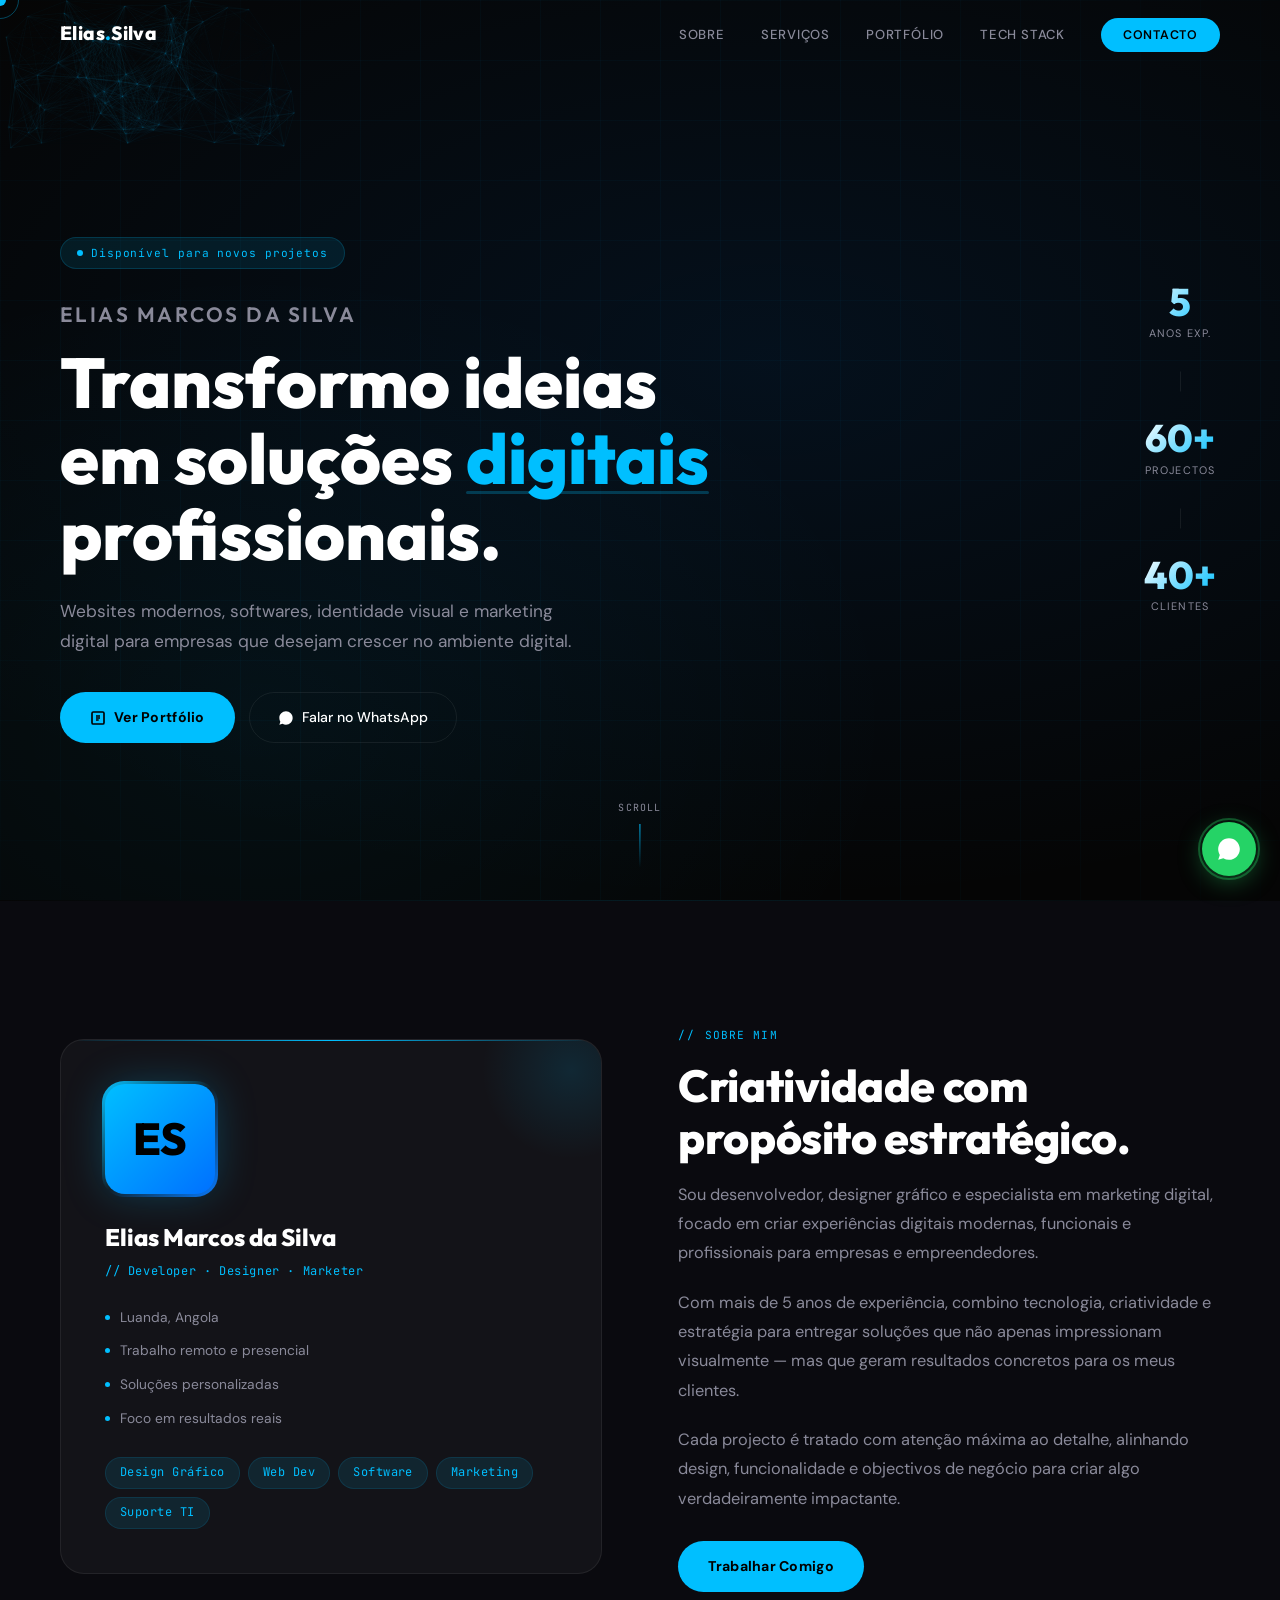
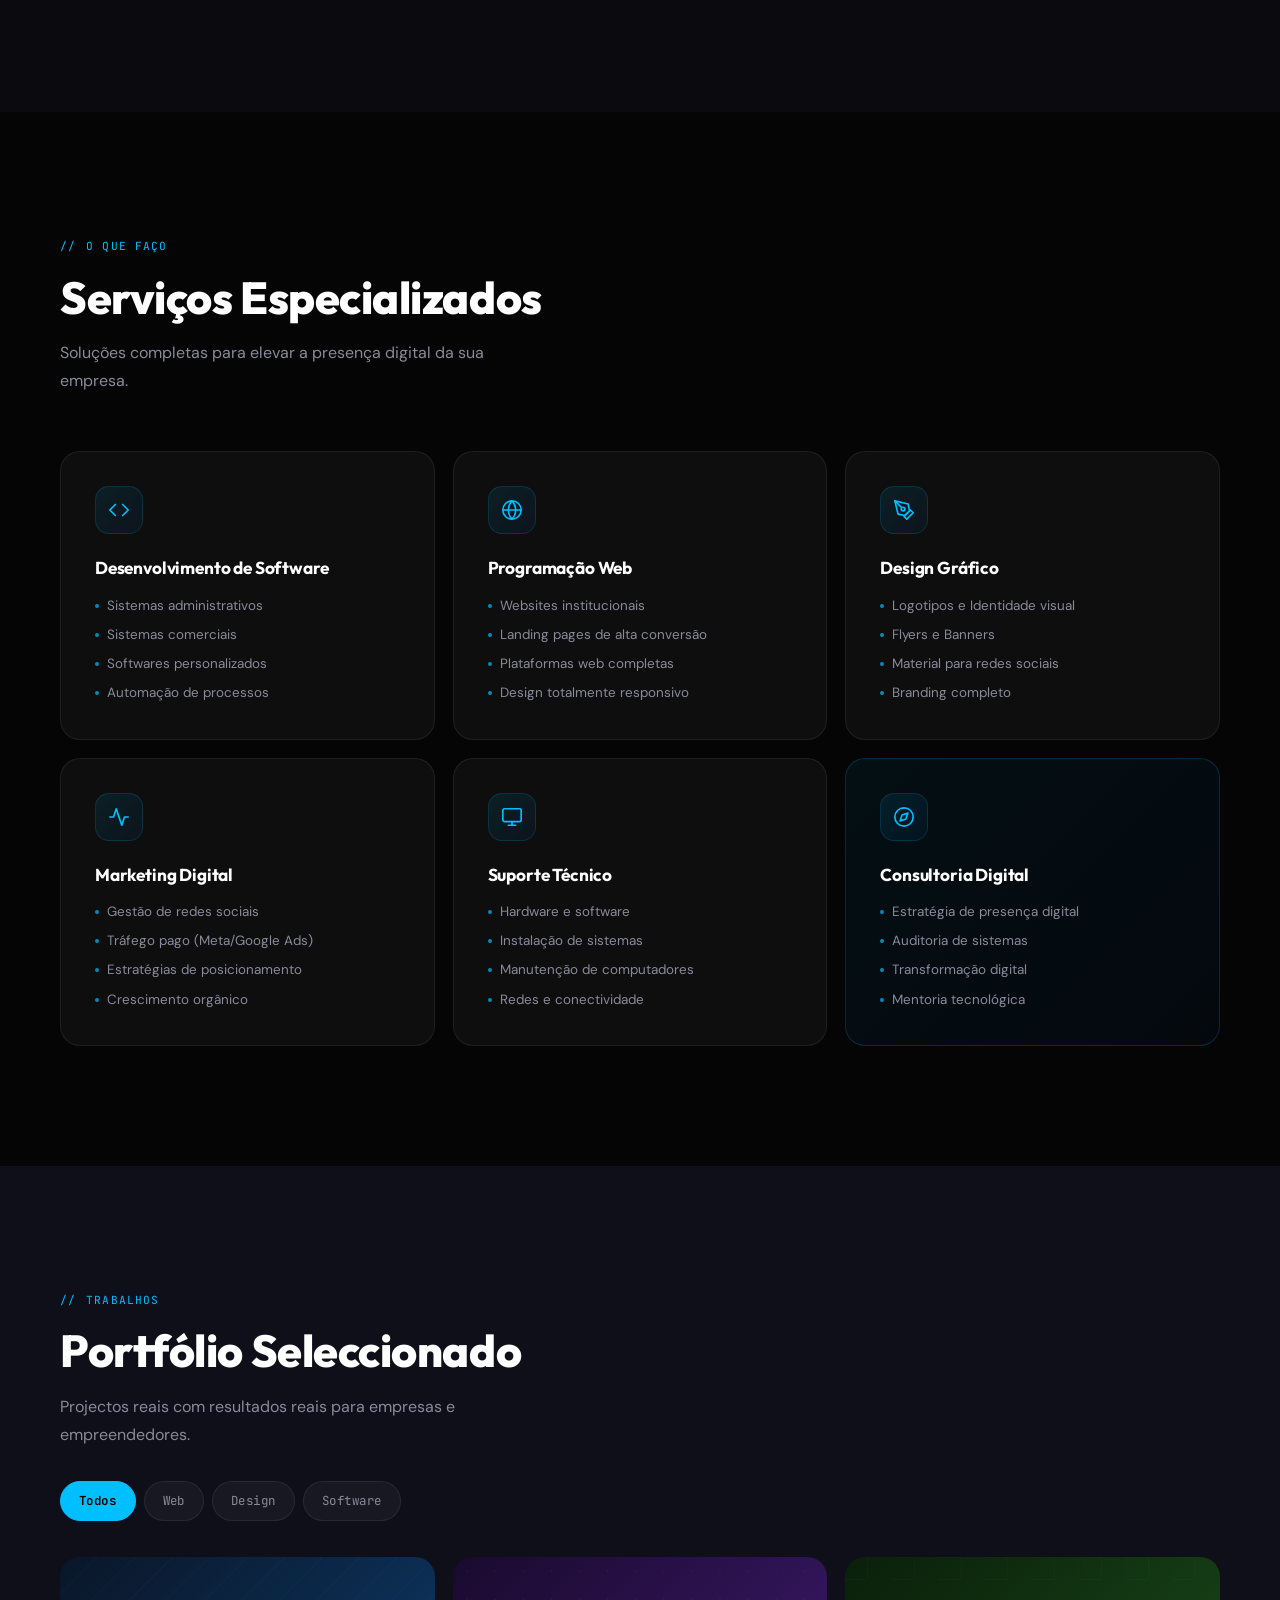
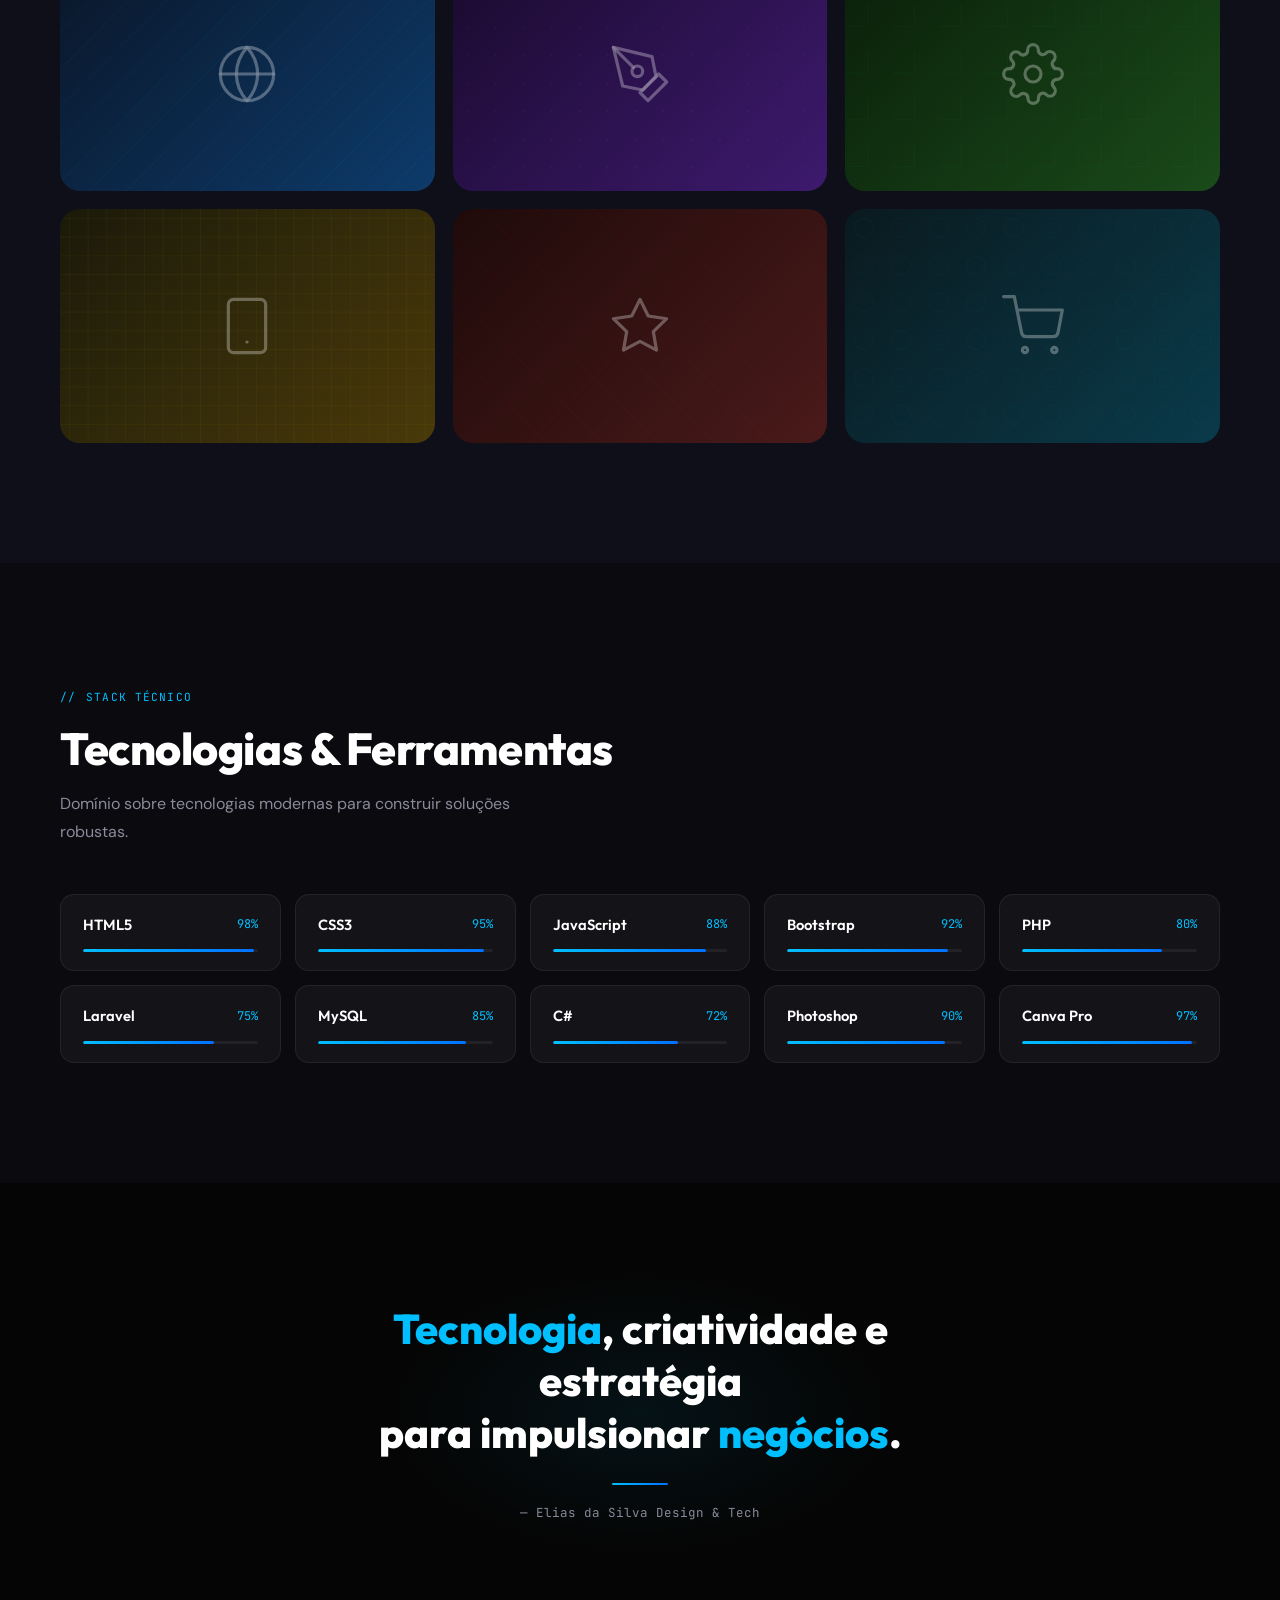
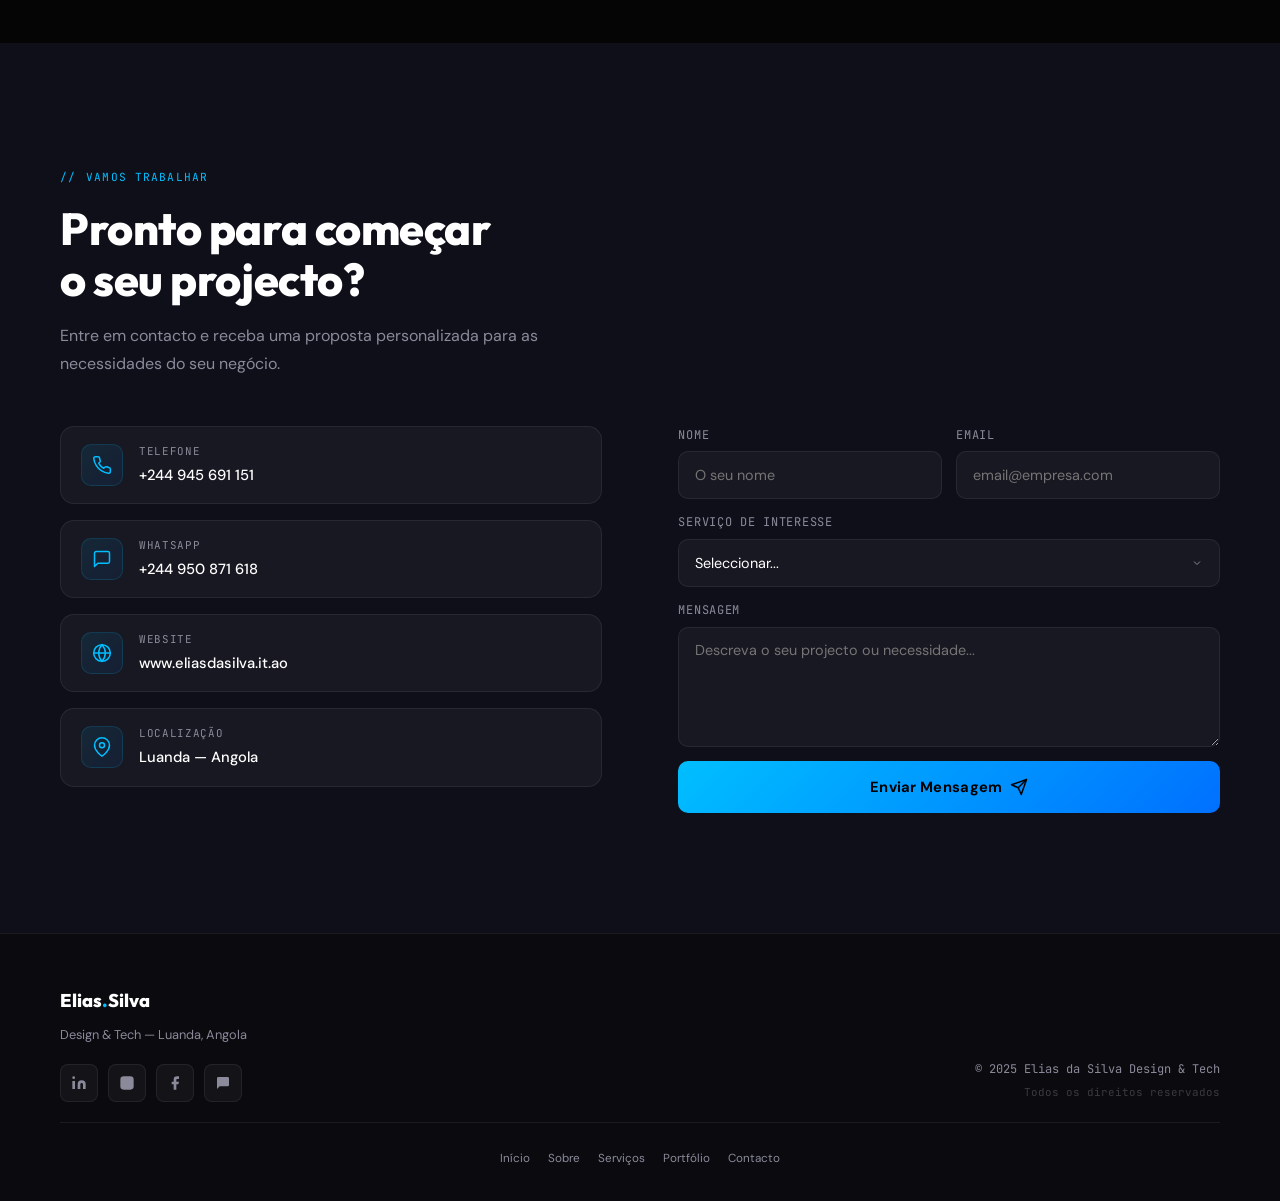
<file: assets/img/portfolio/index.html>
<!DOCTYPE html>
<html lang="pt">
<head>
<meta charset="UTF-8">
<meta name="viewport" content="width=device-width, initial-scale=1.0">
<title>Elias da Silva — Design & Tech</title>
<meta name="description" content="Desenvolvedor, Designer e Especialista em Marketing Digital. Soluções digitais profissionais em Luanda, Angola.">
<link rel="preconnect" href="https://fonts.googleapis.com">
<link rel="preconnect" href="https://fonts.gstatic.com" crossorigin>
<link href="https://fonts.googleapis.com/css2?family=Outfit:wght@400;600;700;800;900&family=DM+Sans:ital,wght@0,300;0,400;0,500;0,600;1,300&family=JetBrains+Mono:wght@400;500&display=swap" rel="stylesheet">
<style>
/* ─── RESET & BASE ─── */
*,*::before,*::after{box-sizing:border-box;margin:0;padding:0}
html{scroll-behavior:smooth;font-size:16px;-webkit-text-size-adjust:100%}
body{background:#050505;color:#e8e8e8;font-family:'DM Sans',sans-serif;line-height:1.65;overflow-x:hidden;-webkit-font-smoothing:antialiased;-moz-osx-font-smoothing:grayscale}

/* ─── CSS VARS ─── */
:root{
  --cyan:#00BFFF;
  --cyan-dim:rgba(0,191,255,.10);
  --cyan-glow:rgba(0,191,255,.4);
  --glass:rgba(255,255,255,.04);
  --glass-border:rgba(255,255,255,.07);
  --dark:#050505;
  --dark-2:#0a0a0f;
  --dark-3:#0f0f1a;
  --text-dim:#8a8a9a;
  --font-display:'Outfit',sans-serif;
  --font-body:'DM Sans',sans-serif;
  --font-mono:'JetBrains Mono',monospace;
  --radius-lg:20px;
  --radius-md:14px;
  --radius-sm:10px;
}

/* ─── CUSTOM CURSOR (desktop only) ─── */
@media(hover:hover) and (pointer:fine){
  body{cursor:none}
  .cursor{position:fixed;width:12px;height:12px;background:var(--cyan);border-radius:50%;pointer-events:none;z-index:9999;transform:translate(-50%,-50%);transition:transform .15s ease,width .2s,height .2s,background .2s;mix-blend-mode:screen}
  .cursor-ring{position:fixed;width:38px;height:38px;border:1px solid rgba(0,191,255,.35);border-radius:50%;pointer-events:none;z-index:9998;transform:translate(-50%,-50%);transition:transform .25s ease,width .25s,height .25s,opacity .25s}
  .cursor.active{width:20px;height:20px;background:#fff}
  .cursor-ring.active{width:52px;height:52px;opacity:.5}
}
@media(hover:none),(pointer:coarse){
  .cursor,.cursor-ring{display:none!important}
}

/* ─── SCROLLBAR ─── */
::-webkit-scrollbar{width:3px}
::-webkit-scrollbar-track{background:#0a0a0f}
::-webkit-scrollbar-thumb{background:var(--cyan);border-radius:2px}

/* ─── LOADING ─── */
#loader{position:fixed;inset:0;background:#050505;z-index:10000;display:flex;align-items:center;justify-content:center;flex-direction:column;gap:24px;transition:opacity .6s ease}
#loader.hide{opacity:0;pointer-events:none}
.loader-text{font-family:var(--font-display);font-size:clamp(1.1rem,3vw,1.6rem);font-weight:700;letter-spacing:.25em;color:var(--cyan);text-transform:uppercase}
.loader-bar-wrap{width:180px;height:2px;background:rgba(255,255,255,.06);border-radius:2px;overflow:hidden}
.loader-bar{height:100%;background:linear-gradient(90deg,var(--cyan),#007fff);border-radius:2px;width:0;animation:loadBar 1.4s cubic-bezier(.4,0,.2,1) forwards}
@keyframes loadBar{to{width:100%}}

/* ─── NAV ─── */
nav{position:fixed;top:0;left:0;right:0;z-index:1000;padding:18px clamp(16px,5vw,60px);display:flex;align-items:center;justify-content:space-between;transition:background .4s,backdrop-filter .4s,border-color .4s}
nav.scrolled{background:rgba(5,5,5,.88);backdrop-filter:blur(24px);-webkit-backdrop-filter:blur(24px);border-bottom:1px solid var(--glass-border)}
.nav-logo{font-family:var(--font-display);font-size:1.2rem;font-weight:800;color:#fff;text-decoration:none;letter-spacing:.02em}
.nav-logo span{color:var(--cyan)}
.nav-links{display:flex;gap:clamp(16px,3vw,36px);list-style:none;align-items:center}
.nav-links a{color:var(--text-dim);text-decoration:none;font-size:.82rem;font-weight:500;letter-spacing:.06em;text-transform:uppercase;transition:color .25s;position:relative}
.nav-links a::after{content:'';position:absolute;bottom:-4px;left:0;width:0;height:1.5px;background:var(--cyan);transition:width .3s}
.nav-links a:hover{color:#fff}
.nav-links a:hover::after{width:100%}
.nav-cta{background:var(--cyan);color:#000!important;padding:9px 22px;border-radius:40px;font-weight:600!important;font-size:.78rem!important;transition:background .2s,transform .2s}
.nav-cta::after{display:none!important}
.nav-cta:hover{background:#fff!important;color:#000!important;transform:translateY(-1px)}

/* ─── HAMBURGER ─── */
.hamburger{display:none;flex-direction:column;gap:5px;cursor:pointer;padding:8px;z-index:1100;-webkit-tap-highlight-color:transparent;min-width:44px;min-height:44px;align-items:center;justify-content:center}
.hamburger span{display:block;width:22px;height:2px;background:#fff;transition:.3s;border-radius:1px}
.hamburger.open span:nth-child(1){transform:translateY(7px) rotate(45deg)}
.hamburger.open span:nth-child(2){opacity:0}
.hamburger.open span:nth-child(3){transform:translateY(-7px) rotate(-45deg)}

/* Mobile Nav */
.mobile-nav{position:fixed;inset:0;background:rgba(5,5,5,.97);backdrop-filter:blur(24px);-webkit-backdrop-filter:blur(24px);z-index:999;display:flex;flex-direction:column;align-items:center;justify-content:center;gap:32px;transform:translateX(100%);transition:transform .4s cubic-bezier(.4,0,.2,1)}
.mobile-nav.open{transform:translateX(0)}
.mobile-nav a{font-family:var(--font-display);font-size:clamp(1.4rem,5vw,2rem);font-weight:700;color:#fff;text-decoration:none;letter-spacing:.02em;opacity:0;transform:translateX(30px);transition:color .2s;min-height:44px;display:flex;align-items:center}
.mobile-nav.open a{opacity:1;transform:translateX(0)}
.mobile-nav.open a:nth-child(1){transition-delay:.1s;transition:opacity .4s .1s,transform .4s .1s,color .2s}
.mobile-nav.open a:nth-child(2){transition:opacity .4s .15s,transform .4s .15s,color .2s}
.mobile-nav.open a:nth-child(3){transition:opacity .4s .2s,transform .4s .2s,color .2s}
.mobile-nav.open a:nth-child(4){transition:opacity .4s .25s,transform .4s .25s,color .2s}
.mobile-nav.open a:nth-child(5){transition:opacity .4s .3s,transform .4s .3s,color .2s}
.mobile-nav.open a:nth-child(6){transition:opacity .4s .35s,transform .4s .35s,color .2s}
.mobile-nav a:hover{color:var(--cyan)}

/* ─── CANVAS ─── */
#particles-canvas{position:absolute;inset:0;z-index:0}

/* ─── HERO ─── */
#hero{position:relative;min-height:100svh;display:flex;align-items:center;overflow:hidden;padding:0 clamp(16px,5vw,60px)}
.hero-bg{position:absolute;inset:0;background:radial-gradient(ellipse 80% 60% at 60% 40%,rgba(0,100,200,.12),transparent),radial-gradient(ellipse 50% 50% at 20% 80%,rgba(0,191,255,.06),transparent);z-index:1}
.hero-grid{position:absolute;inset:0;background-image:linear-gradient(rgba(0,191,255,.03) 1px,transparent 1px),linear-gradient(90deg,rgba(0,191,255,.03) 1px,transparent 1px);background-size:60px 60px;z-index:1;mask-image:radial-gradient(ellipse 80% 80% at 50% 50%,#000 60%,transparent)}
.hero-content{position:relative;z-index:2;max-width:740px;padding-top:80px}
.hero-badge{display:inline-flex;align-items:center;gap:8px;background:var(--cyan-dim);border:1px solid rgba(0,191,255,.18);padding:6px 16px;border-radius:40px;font-family:var(--font-mono);font-size:.7rem;color:var(--cyan);letter-spacing:.08em;margin-bottom:28px;opacity:0;animation:fadeUp .7s .3s forwards}
.hero-badge .badge-dot{width:6px;height:6px;background:var(--cyan);border-radius:50%;animation:pulse 2s infinite;flex-shrink:0}
@keyframes pulse{0%,100%{opacity:1;box-shadow:0 0 0 0 var(--cyan-glow)}50%{opacity:.6;box-shadow:0 0 0 6px transparent}}
.hero-name{font-family:var(--font-display);font-size:clamp(1rem,2.5vw,1.3rem);font-weight:600;color:var(--text-dim);letter-spacing:.12em;text-transform:uppercase;margin-bottom:12px;opacity:0;animation:fadeUp .7s .4s forwards}
.hero-headline{font-family:var(--font-display);font-size:clamp(2rem,5.5vw,4.5rem);font-weight:800;line-height:1.08;color:#fff;margin-bottom:24px;opacity:0;animation:fadeUp .7s .5s forwards}
.hero-headline .accent{color:var(--cyan);position:relative;display:inline-block}
.hero-headline .accent::after{content:'';position:absolute;bottom:2px;left:0;right:0;height:3px;background:var(--cyan);opacity:.25;border-radius:2px}
.hero-sub{font-size:clamp(.9rem,1.8vw,1.08rem);color:var(--text-dim);max-width:540px;line-height:1.75;margin-bottom:36px;opacity:0;animation:fadeUp .7s .6s forwards}
.hero-actions{display:flex;gap:14px;flex-wrap:wrap;opacity:0;animation:fadeUp .7s .7s forwards}
.btn-primary{display:inline-flex;align-items:center;gap:8px;background:var(--cyan);color:#000;font-weight:700;font-size:.88rem;padding:14px 30px;border-radius:50px;text-decoration:none;transition:transform .2s,box-shadow .3s,background .2s;letter-spacing:.02em;min-height:48px}
.btn-primary:hover{transform:translateY(-2px);box-shadow:0 12px 40px rgba(0,191,255,.35);background:#1ad2ff}
.btn-secondary{display:inline-flex;align-items:center;gap:8px;background:transparent;color:#fff;font-weight:500;font-size:.88rem;padding:13px 28px;border-radius:50px;text-decoration:none;border:1px solid var(--glass-border);transition:border-color .25s,background .25s,transform .2s;backdrop-filter:blur(8px);min-height:48px}
.btn-secondary:hover{border-color:var(--cyan);background:var(--cyan-dim);transform:translateY(-2px)}
.hero-scroll{position:absolute;bottom:32px;left:50%;transform:translateX(-50%);display:flex;flex-direction:column;align-items:center;gap:8px;z-index:2;opacity:0;animation:fadeIn 1s 1.5s forwards}
.hero-scroll span{font-family:var(--font-mono);font-size:.62rem;color:var(--text-dim);letter-spacing:.12em;text-transform:uppercase}
.scroll-line{width:1px;height:44px;background:linear-gradient(to bottom,var(--cyan),transparent);animation:scrollLine 2s infinite}
@keyframes scrollLine{0%{transform:scaleY(0);transform-origin:top}50%{transform:scaleY(1);transform-origin:top}51%{transform:scaleY(1);transform-origin:bottom}100%{transform:scaleY(0);transform-origin:bottom}}
.hero-stats{position:absolute;right:clamp(16px,5vw,80px);top:50%;transform:translateY(-50%);display:flex;flex-direction:column;gap:28px;z-index:2;opacity:0;animation:fadeIn 1s 1s forwards}
.stat-item{text-align:center}
.stat-num{font-family:var(--font-display);font-size:clamp(1.6rem,3vw,2.6rem);font-weight:800;color:#fff;line-height:1;background:linear-gradient(135deg,#fff,var(--cyan));-webkit-background-clip:text;-webkit-text-fill-color:transparent;background-clip:text}
.stat-label{font-size:.68rem;color:var(--text-dim);letter-spacing:.1em;text-transform:uppercase;margin-top:4px}
.stat-divider{width:1px;height:20px;background:var(--glass-border);margin:0 auto}

@keyframes fadeUp{from{opacity:0;transform:translateY(28px)}to{opacity:1;transform:translateY(0)}}
@keyframes fadeIn{from{opacity:0}to{opacity:1}}

/* ─── SECTIONS ─── */
section{padding:clamp(56px,10vw,120px) clamp(16px,5vw,60px)}
.section-label{display:inline-flex;align-items:center;gap:10px;font-family:var(--font-mono);font-size:.7rem;color:var(--cyan);letter-spacing:.1em;text-transform:uppercase;margin-bottom:16px}
.section-label::before{content:'//'}
.section-title{font-family:var(--font-display);font-size:clamp(1.6rem,4vw,2.8rem);font-weight:800;color:#fff;line-height:1.15;margin-bottom:16px;letter-spacing:-.01em}
.section-sub{color:var(--text-dim);font-size:clamp(.9rem,1.5vw,1rem);max-width:480px;line-height:1.75}
.container{max-width:1200px;margin:0 auto}

/* ─── SVG ICON BASE ─── */
.icon-wrap{width:48px;height:48px;background:linear-gradient(135deg,var(--cyan-dim),rgba(0,112,255,.08));border:1px solid rgba(0,191,255,.15);border-radius:14px;display:flex;align-items:center;justify-content:center;flex-shrink:0}
.icon-wrap svg{width:22px;height:22px;stroke:var(--cyan);fill:none;stroke-width:1.8;stroke-linecap:round;stroke-linejoin:round}
.icon-wrap.lg{width:52px;height:52px;border-radius:16px}
.icon-wrap.lg svg{width:24px;height:24px}

/* ─── ABOUT ─── */
#about{background:var(--dark-2)}
.about-grid{display:grid;grid-template-columns:1fr 1fr;gap:clamp(32px,6vw,80px);align-items:center}
.about-visual{position:relative}
.about-card{background:var(--glass);border:1px solid var(--glass-border);border-radius:24px;padding:clamp(24px,4vw,44px);position:relative;overflow:hidden}
.about-card::before{content:'';position:absolute;top:0;left:0;right:0;height:1px;background:linear-gradient(90deg,transparent,var(--cyan),transparent)}
.about-glow{position:absolute;top:-60px;right:-60px;width:180px;height:180px;background:radial-gradient(circle,rgba(0,191,255,.12),transparent 70%);pointer-events:none}
.about-avatar{width:clamp(72px,12vw,110px);height:clamp(72px,12vw,110px);border-radius:20px;background:linear-gradient(135deg,var(--cyan),#0070ff);display:flex;align-items:center;justify-content:center;font-family:var(--font-display);font-size:clamp(1.8rem,3.5vw,2.8rem);font-weight:800;color:#000;margin-bottom:24px;position:relative;box-shadow:0 0 40px rgba(0,191,255,.25)}
.about-avatar::after{content:'';position:absolute;inset:-3px;border-radius:22px;background:linear-gradient(135deg,var(--cyan),transparent,#0070ff);z-index:-1;animation:rotateBorder 6s linear infinite}
@keyframes rotateBorder{from{transform:rotate(0)}to{transform:rotate(360deg)}}
.about-name{font-family:var(--font-display);font-size:clamp(1.1rem,2.2vw,1.5rem);font-weight:800;color:#fff;margin-bottom:4px}
.about-role{font-family:var(--font-mono);font-size:.75rem;color:var(--cyan);letter-spacing:.05em;margin-bottom:24px}
.about-perks{display:flex;flex-direction:column;gap:11px;margin-top:24px}
.perk{display:flex;align-items:center;gap:10px;font-size:.86rem;color:var(--text-dim)}
.perk-dot{width:5px;height:5px;background:var(--cyan);border-radius:50%;flex-shrink:0}
.about-text{font-size:clamp(.9rem,1.4vw,1.02rem);color:var(--text-dim);line-height:1.8;margin-bottom:20px}
.about-tags{display:flex;flex-wrap:wrap;gap:8px;margin-top:28px}
.tag{background:var(--cyan-dim);border:1px solid rgba(0,191,255,.12);padding:5px 14px;border-radius:40px;font-size:.75rem;font-family:var(--font-mono);color:var(--cyan);letter-spacing:.04em}

/* ─── SERVICES ─── */
#services{background:var(--dark)}
.services-grid{display:grid;grid-template-columns:repeat(auto-fit,minmax(min(100%,280px),1fr));gap:18px;margin-top:56px}
.service-card{background:var(--glass);border:1px solid var(--glass-border);border-radius:var(--radius-lg);padding:clamp(22px,3vw,34px);position:relative;overflow:hidden;transition:border-color .3s,transform .3s;cursor:default}
.service-card::before{content:'';position:absolute;inset:0;background:linear-gradient(135deg,var(--cyan-dim),transparent);opacity:0;transition:opacity .4s;border-radius:var(--radius-lg)}
.service-card::after{content:'';position:absolute;top:0;left:0;right:0;height:2px;background:linear-gradient(90deg,var(--cyan),#0070ff);transform:scaleX(0);transform-origin:left;transition:transform .4s}
.service-card:hover{border-color:rgba(0,191,255,.25);transform:translateY(-4px)}
.service-card:hover::before{opacity:1}
.service-card:hover::after{transform:scaleX(1)}
.service-icon-wrap{width:48px;height:48px;background:linear-gradient(135deg,var(--cyan-dim),rgba(0,112,255,.06));border:1px solid rgba(0,191,255,.15);border-radius:14px;display:flex;align-items:center;justify-content:center;margin-bottom:20px}
.service-icon-wrap svg{width:22px;height:22px;stroke:var(--cyan);fill:none;stroke-width:1.8;stroke-linecap:round;stroke-linejoin:round}
.service-title{font-family:var(--font-display);font-size:1.08rem;font-weight:700;color:#fff;margin-bottom:12px;letter-spacing:-.01em}
.service-list{list-style:none;display:flex;flex-direction:column;gap:7px}
.service-list li{display:flex;align-items:center;gap:8px;font-size:.84rem;color:var(--text-dim)}
.service-list li::before{content:'';width:4px;height:4px;background:var(--cyan);border-radius:50%;flex-shrink:0;opacity:.7}

/* ─── PORTFOLIO ─── */
#portfolio{background:var(--dark-3)}
.portfolio-filter{display:flex;gap:8px;flex-wrap:wrap;margin-bottom:36px}
.filter-btn{background:var(--glass);border:1px solid var(--glass-border);color:var(--text-dim);padding:8px 18px;border-radius:40px;font-size:.78rem;font-family:var(--font-mono);cursor:pointer;transition:.25s;letter-spacing:.04em;min-height:40px;-webkit-tap-highlight-color:transparent}
.filter-btn.active,.filter-btn:hover{background:var(--cyan);color:#000;border-color:var(--cyan);font-weight:600}
.portfolio-grid{display:grid;grid-template-columns:repeat(auto-fill,minmax(min(100%,300px),1fr));gap:18px}
.portfolio-item{border-radius:var(--radius-lg);overflow:hidden;position:relative;aspect-ratio:16/10;cursor:pointer;transition:transform .3s}
.portfolio-item:hover{transform:scale(1.02)}
.portfolio-bg{position:absolute;inset:0;transition:transform .4s}
.portfolio-item:hover .portfolio-bg{transform:scale(1.05)}
.portfolio-overlay{position:absolute;inset:0;background:linear-gradient(to top,rgba(5,5,5,.95) 0%,rgba(5,5,5,.4) 50%,transparent 100%);display:flex;flex-direction:column;justify-content:flex-end;padding:clamp(16px,3vw,24px);opacity:0;transition:opacity .3s}
.portfolio-item:hover .portfolio-overlay{opacity:1}
.p-cat{font-family:var(--font-mono);font-size:.66rem;color:var(--cyan);letter-spacing:.08em;text-transform:uppercase;margin-bottom:4px}
.p-title{font-family:var(--font-display);font-size:1rem;font-weight:700;color:#fff}
.p-view{display:inline-flex;align-items:center;gap:6px;margin-top:10px;font-size:.76rem;color:var(--cyan);font-family:var(--font-mono)}

/* Portfolio cards with gradient backgrounds */
.pf-1{background:linear-gradient(135deg,#0a1628,#0d3b6b)}
.pf-2{background:linear-gradient(135deg,#1a0a2e,#3d1a6e)}
.pf-3{background:linear-gradient(135deg,#0a1f0a,#1a4a1a)}
.pf-4{background:linear-gradient(135deg,#1a1a0a,#4a3a0a)}
.pf-5{background:linear-gradient(135deg,#1f0a0a,#4a1a1a)}
.pf-6{background:linear-gradient(135deg,#0a1a1f,#0a3a4a)}
.pf-pattern{position:absolute;inset:0;opacity:.15}
.pf-content{position:absolute;inset:0;display:flex;align-items:center;justify-content:center;opacity:.5}
.pf-content svg{width:clamp(40px,8vw,64px);height:clamp(40px,8vw,64px);stroke:currentColor;fill:none;stroke-width:1.2;stroke-linecap:round;stroke-linejoin:round;color:rgba(255,255,255,.6)}

/* ─── TECH ─── */
#tech{background:var(--dark-2)}
.tech-grid{display:grid;grid-template-columns:repeat(auto-fill,minmax(min(100%,200px),1fr));gap:14px;margin-top:48px}
.tech-item{background:var(--glass);border:1px solid var(--glass-border);border-radius:var(--radius-md);padding:18px 22px;transition:border-color .25s,transform .25s}
.tech-item:hover{border-color:rgba(0,191,255,.25);transform:translateY(-3px)}
.tech-top{display:flex;align-items:center;justify-content:space-between;margin-bottom:12px}
.tech-name{font-family:var(--font-display);font-size:.92rem;font-weight:600;color:#fff}
.tech-pct{font-family:var(--font-mono);font-size:.75rem;color:var(--cyan)}
.tech-bar-wrap{height:3px;background:rgba(255,255,255,.06);border-radius:2px;overflow:hidden}
.tech-bar{height:100%;background:linear-gradient(90deg,var(--cyan),#0070ff);border-radius:2px;width:0;transition:width 1.2s cubic-bezier(.4,0,.2,1)}

/* ─── QUOTE ─── */
#quote{background:var(--dark);position:relative;overflow:hidden;text-align:center}
.quote-glow{position:absolute;top:50%;left:50%;transform:translate(-50%,-50%);width:500px;height:280px;background:radial-gradient(ellipse,rgba(0,191,255,.07),transparent 70%);pointer-events:none}
.quote-text{font-family:var(--font-display);font-size:clamp(1.3rem,3.5vw,2.6rem);font-weight:800;color:#fff;line-height:1.25;max-width:680px;margin:0 auto;position:relative;z-index:1}
.quote-text .hl{color:var(--cyan)}
.quote-line{width:56px;height:2px;background:linear-gradient(90deg,var(--cyan),#0070ff);margin:24px auto 0;border-radius:2px}

/* ─── CONTACT ─── */
#contact{background:var(--dark-3)}
.contact-grid{display:grid;grid-template-columns:1fr 1fr;gap:clamp(32px,6vw,80px);align-items:start;margin-top:48px}
.contact-info{display:flex;flex-direction:column;gap:16px}
.contact-item{display:flex;align-items:center;gap:16px;background:var(--glass);border:1px solid var(--glass-border);border-radius:var(--radius-md);padding:16px 20px;text-decoration:none;transition:border-color .25s,transform .25s;min-height:72px}
.contact-item:hover{border-color:var(--cyan);transform:translateX(4px)}
.contact-icon{width:42px;height:42px;background:linear-gradient(135deg,var(--cyan-dim),rgba(0,112,255,.08));border:1px solid rgba(0,191,255,.15);border-radius:var(--radius-sm);display:flex;align-items:center;justify-content:center;flex-shrink:0}
.contact-icon svg{width:20px;height:20px;stroke:var(--cyan);fill:none;stroke-width:1.8;stroke-linecap:round;stroke-linejoin:round}
.contact-detail-label{font-size:.68rem;color:var(--text-dim);font-family:var(--font-mono);letter-spacing:.06em;text-transform:uppercase}
.contact-detail-val{font-size:.92rem;color:#fff;font-weight:500;margin-top:2px}

/* Form */
.contact-form{display:flex;flex-direction:column;gap:14px}
.form-group{display:flex;flex-direction:column;gap:6px}
.form-group label{font-size:.75rem;color:var(--text-dim);font-family:var(--font-mono);letter-spacing:.06em;text-transform:uppercase}
.form-group input,.form-group textarea,.form-group select{background:var(--glass);border:1px solid var(--glass-border);border-radius:var(--radius-sm);padding:13px 16px;color:#fff;font-family:var(--font-body);font-size:.9rem;outline:none;transition:border-color .25s,box-shadow .25s;width:100%;min-height:48px;-webkit-appearance:none;appearance:none}
.form-group input:focus,.form-group textarea:focus,.form-group select:focus{border-color:var(--cyan);box-shadow:0 0 0 3px rgba(0,191,255,.08)}
.form-group textarea{resize:vertical;min-height:120px}
.form-group select{background-image:url("data:image/svg+xml,%3Csvg xmlns='http://www.w3.org/2000/svg' width='12' height='12' viewBox='0 0 24 24' fill='none' stroke='%238a8a9a' stroke-width='2'%3E%3Cpath d='M6 9l6 6 6-6'/%3E%3C/svg%3E");background-repeat:no-repeat;background-position:right 16px center;padding-right:40px}
.form-row{display:grid;grid-template-columns:1fr 1fr;gap:14px}
.btn-submit{background:linear-gradient(135deg,var(--cyan),#0070ff);color:#000;font-weight:700;font-size:.92rem;padding:15px;border-radius:var(--radius-sm);border:none;cursor:pointer;font-family:var(--font-body);transition:opacity .25s,transform .25s,box-shadow .25s;letter-spacing:.02em;min-height:52px;display:flex;align-items:center;justify-content:center;gap:8px}
.btn-submit:hover{opacity:.9;transform:translateY(-2px);box-shadow:0 12px 36px rgba(0,191,255,.3)}
.btn-submit svg{width:18px;height:18px;stroke:currentColor;fill:none;stroke-width:2;stroke-linecap:round;stroke-linejoin:round}

/* ─── WHATSAPP FLOAT ─── */
.whatsapp-float{position:fixed;bottom:24px;right:24px;z-index:900;width:54px;height:54px;background:#25D366;border-radius:50%;display:flex;align-items:center;justify-content:center;box-shadow:0 6px 24px rgba(37,211,102,.35);cursor:pointer;text-decoration:none;animation:floatWA 3s ease-in-out infinite;-webkit-tap-highlight-color:transparent}
.whatsapp-float svg{width:26px;height:26px;fill:#fff}
@keyframes floatWA{0%,100%{transform:translateY(0)}50%{transform:translateY(-4px)}}
.whatsapp-float::after{content:'';position:absolute;inset:-4px;border-radius:50%;border:2px solid rgba(37,211,102,.35);animation:pingWA 2s infinite}
@keyframes pingWA{0%{transform:scale(1);opacity:.7}100%{transform:scale(1.4);opacity:0}}

/* ─── FOOTER ─── */
footer{background:var(--dark-2);border-top:1px solid var(--glass-border);padding:clamp(28px,5vw,52px) clamp(16px,5vw,60px) 24px}
.footer-inner{max-width:1200px;margin:0 auto;display:grid;grid-template-columns:1fr auto;align-items:end;gap:28px}
.footer-logo{font-family:var(--font-display);font-size:1.15rem;font-weight:800;color:#fff;margin-bottom:8px}
.footer-logo span{color:var(--cyan)}
.footer-tagline{font-size:.8rem;color:var(--text-dim);margin-bottom:18px}
.footer-socials{display:flex;gap:10px}
.social-btn{width:38px;height:38px;background:var(--glass);border:1px solid var(--glass-border);border-radius:8px;display:flex;align-items:center;justify-content:center;text-decoration:none;transition:border-color .25s,background .25s,transform .25s;-webkit-tap-highlight-color:transparent}
.social-btn:hover{border-color:var(--cyan);background:var(--cyan-dim);transform:translateY(-2px)}
.social-btn svg{width:16px;height:16px;fill:var(--text-dim);transition:fill .25s}
.social-btn:hover svg{fill:var(--cyan)}
.footer-copy{text-align:right;font-size:.75rem;color:var(--text-dim);font-family:var(--font-mono)}
.footer-copy p:last-child{color:rgba(255,255,255,.2);margin-top:4px;font-size:.68rem}
.footer-bottom{max-width:1200px;margin:20px auto 0;padding-top:18px;border-top:1px solid var(--glass-border);display:flex;align-items:center;justify-content:center}
.footer-bottom-links{display:flex;gap:18px;flex-wrap:wrap;justify-content:center}
.footer-bottom-links a{font-size:.73rem;color:var(--text-dim);text-decoration:none;transition:color .2s;min-height:36px;display:flex;align-items:center}
.footer-bottom-links a:hover{color:var(--cyan)}

/* ─── SCROLL REVEAL ─── */
.reveal{opacity:0;transform:translateY(32px);transition:opacity .7s cubic-bezier(.4,0,.2,1),transform .7s cubic-bezier(.4,0,.2,1)}
.reveal.visible{opacity:1;transform:translateY(0)}
.reveal-left{opacity:0;transform:translateX(-36px);transition:opacity .7s cubic-bezier(.4,0,.2,1),transform .7s cubic-bezier(.4,0,.2,1)}
.reveal-left.visible{opacity:1;transform:translateX(0)}
.reveal-right{opacity:0;transform:translateX(36px);transition:opacity .7s cubic-bezier(.4,0,.2,1),transform .7s cubic-bezier(.4,0,.2,1)}
.reveal-right.visible{opacity:1;transform:translateX(0)}

/* ─── NEON LINE ─── */
.neon-line{width:100%;height:1px;background:linear-gradient(90deg,transparent,var(--cyan),transparent);opacity:.12}

/* ─── ACCESSIBILITY ─── */
@media(prefers-reduced-motion:reduce){
  *,*::before,*::after{animation-duration:0.01ms!important;animation-iteration-count:1!important;transition-duration:0.01ms!important}
  .hero-badge,.hero-name,.hero-headline,.hero-sub,.hero-actions,.hero-stats,.hero-scroll{opacity:1!important;transform:none!important;animation:none!important}
  .reveal,.reveal-left,.reveal-right{opacity:1!important;transform:none!important;transition:none!important}
}

/* ─── RESPONSIVE ─── */
@media(max-width:900px){
  .hero-stats{position:relative;right:auto;top:auto;transform:none;flex-direction:row;justify-content:flex-start;flex-wrap:wrap;gap:24px;margin-top:40px;opacity:1!important;animation:none}
  .hero-content{max-width:100%;padding-bottom:40px}
  .stat-divider{display:none}
  .about-grid,.contact-grid{grid-template-columns:1fr}
  .footer-inner{grid-template-columns:1fr}
  .footer-copy{text-align:left}
}
@media(max-width:700px){
  .nav-links{display:none}
  .hamburger{display:flex}
  .form-row{grid-template-columns:1fr}
  .hero-stats{gap:20px}
  .stat-num{font-size:1.6rem}
  .hero-scroll{display:none}
  .portfolio-overlay{opacity:1}
  .portfolio-item:hover{transform:none}
  .portfolio-item:hover .portfolio-bg{transform:none}
  .services-grid{grid-template-columns:1fr}
  .whatsapp-float{width:50px;height:50px;bottom:20px;right:16px}
  .whatsapp-float svg{width:24px;height:24px}
}
@media(max-width:420px){
  section{padding:44px 14px}
  nav{padding:14px}
  .portfolio-grid{grid-template-columns:1fr}
  .tech-grid{grid-template-columns:1fr}
  .hero-headline{font-size:clamp(1.7rem,7vw,2.4rem)}
  .hero-name{font-size:.85rem;letter-spacing:.08em}
  .hero-badge{font-size:.65rem;padding:5px 12px}
  .hero-sub{font-size:.85rem}
  .hero-actions{flex-direction:column}
  .hero-actions a{width:100%;justify-content:center;text-align:center}
  .btn-primary,.btn-secondary{width:100%;justify-content:center;font-size:.84rem;padding:13px 24px}
  .about-card{padding:20px}
  .about-avatar{width:64px;height:64px;font-size:1.5rem;border-radius:16px}
  .about-name{font-size:1.05rem}
  .about-role{font-size:.7rem}
  .section-title{font-size:clamp(1.4rem,5vw,2rem)}
  .section-sub{font-size:.85rem}
  .section-label{font-size:.65rem}
  .service-card{padding:20px}
  .service-title{font-size:1rem}
  .service-list li{font-size:.8rem}
  .tech-item{padding:16px 18px}
  .contact-item{padding:14px 16px}
  .contact-icon{width:38px;height:38px}
  .contact-icon svg{width:18px;height:18px}
  .contact-detail-val{font-size:.85rem}
  .quote-text{font-size:clamp(1.15rem,5vw,1.8rem)}
  .footer-tagline{font-size:.75rem}
  .footer-socials{gap:8px}
  .social-btn{width:36px;height:36px}
  .filter-btn{padding:7px 14px;font-size:.72rem}
  .hero-stats{gap:16px}
  .stat-num{font-size:1.4rem}
  .stat-label{font-size:.6rem}
  .loader-text{font-size:1rem;letter-spacing:.2em}
  .loader-bar-wrap{width:140px}
  .form-group input,.form-group textarea,.form-group select{padding:12px 14px;font-size:.85rem}
  .btn-submit{font-size:.85rem;padding:14px}
}
@media(max-width:340px){
  section{padding:36px 12px}
  nav{padding:12px}
  .hero-headline{font-size:1.6rem}
  .hero-sub{font-size:.82rem;line-height:1.7}
  .section-title{font-size:1.3rem}
  .about-card{padding:16px}
  .about-tags{gap:6px}
  .tag{font-size:.68rem;padding:4px 10px}
  .perk{font-size:.8rem}
  .contact-item{gap:12px;padding:12px 14px}
  .btn-primary,.btn-secondary{font-size:.82rem;padding:12px 20px}
}

</style>
</head>
<body>

<!-- LOADER -->
<div id="loader">
  <div class="loader-text">ELIAS.TECH</div>
  <div class="loader-bar-wrap"><div class="loader-bar"></div></div>
</div>

<!-- CURSOR -->
<div class="cursor" id="cursor"></div>
<div class="cursor-ring" id="cursor-ring"></div>

<!-- NAV -->
<nav id="navbar">
  <a href="#hero" class="nav-logo">Elias<span>.</span>Silva</a>
  <ul class="nav-links">
    <li><a href="#about">Sobre</a></li>
    <li><a href="#services">Serviços</a></li>
    <li><a href="#portfolio">Portfólio</a></li>
    <li><a href="#tech">Tech Stack</a></li>
    <li><a href="#contact" class="nav-cta">Contacto</a></li>
  </ul>
  <div class="hamburger" id="hamburger" aria-label="Menu" role="button" tabindex="0">
    <span></span><span></span><span></span>
  </div>
</nav>

<!-- MOBILE NAV -->
<div class="mobile-nav" id="mobileNav">
  <a href="#about" onclick="closeMenu()">Sobre</a>
  <a href="#services" onclick="closeMenu()">Serviços</a>
  <a href="#portfolio" onclick="closeMenu()">Portfólio</a>
  <a href="#tech" onclick="closeMenu()">Tech Stack</a>
  <a href="#quote" onclick="closeMenu()">Visão</a>
  <a href="#contact" onclick="closeMenu()">Contacto</a>
</div>

<!-- HERO -->
<section id="hero">
  <div class="hero-bg"></div>
  <div class="hero-grid"></div>
  <canvas id="particles-canvas"></canvas>
  <div class="hero-content">
    <div class="hero-badge"><span class="badge-dot"></span> Disponível para novos projetos</div>
    <p class="hero-name">Elias Marcos da Silva</p>
    <h1 class="hero-headline">Transformo ideias<br>em soluções <span class="accent">digitais</span><br>profissionais.</h1>
    <p class="hero-sub">Websites modernos, softwares, identidade visual e marketing digital para empresas que desejam crescer no ambiente digital.</p>
    <div class="hero-actions">
      <a href="#portfolio" class="btn-primary">
        <svg width="16" height="16" viewBox="0 0 24 24" fill="none" stroke="currentColor" stroke-width="2.5"><rect x="3" y="3" width="18" height="18" rx="2"/><path d="M9 9h6M9 12h6M9 15h4"/></svg>
        Ver Portfólio
      </a>
      <a href="https://wa.me/244950871618" target="_blank" class="btn-secondary">
        <svg width="16" height="16" viewBox="0 0 24 24" fill="currentColor"><path d="M17.472 14.382c-.297-.149-1.758-.867-2.03-.967-.273-.099-.471-.148-.67.15-.197.297-.767.966-.94 1.164-.173.199-.347.223-.644.075-.297-.15-1.255-.463-2.39-1.475-.883-.788-1.48-1.761-1.653-2.059-.173-.297-.018-.458.13-.606.134-.133.298-.347.446-.52.149-.174.198-.298.298-.497.099-.198.05-.371-.025-.52-.075-.149-.669-1.612-.916-2.207-.242-.579-.487-.5-.669-.51-.173-.008-.371-.01-.57-.01-.198 0-.52.074-.792.372-.272.297-1.04 1.016-1.04 2.479 0 1.462 1.065 2.875 1.213 3.074.149.198 2.096 3.2 5.077 4.487.709.306 1.262.489 1.694.625.712.227 1.36.195 1.871.118.571-.085 1.758-.719 2.006-1.413.248-.694.248-1.289.173-1.413-.074-.124-.272-.198-.57-.347z"/><path d="M12 2C6.477 2 2 6.484 2 12.017c0 1.99.554 3.848 1.515 5.43L2.046 22l4.703-1.435A9.96 9.96 0 0 0 12 22.032c5.522 0 10-4.485 10-10.016C22 6.484 17.522 2 12 2z"/></svg>
        Falar no WhatsApp
      </a>
    </div>
  </div>
  <div class="hero-stats">
    <div class="stat-item">
      <div class="stat-num" data-count="5">0</div>
      <div class="stat-label">Anos Exp.</div>
    </div>
    <div class="stat-divider"></div>
    <div class="stat-item">
      <div class="stat-num" data-count="60">0</div>
      <div class="stat-label">Projectos</div>
    </div>
    <div class="stat-divider"></div>
    <div class="stat-item">
      <div class="stat-num" data-count="40">0</div>
      <div class="stat-label">Clientes</div>
    </div>
  </div>
  <div class="hero-scroll">
    <span>SCROLL</span>
    <div class="scroll-line"></div>
  </div>
</section>

<div class="neon-line"></div>

<!-- ABOUT -->
<section id="about">
  <div class="container">
    <div class="about-grid">
      <div class="about-visual reveal-left">
        <div class="about-card">
          <div class="about-glow"></div>
          <div class="about-avatar">ES</div>
          <div class="about-name">Elias Marcos da Silva</div>
          <div class="about-role">// Developer · Designer · Marketer</div>
          <div class="about-perks">
            <div class="perk"><span class="perk-dot"></span>Luanda, Angola</div>
            <div class="perk"><span class="perk-dot"></span>Trabalho remoto e presencial</div>
            <div class="perk"><span class="perk-dot"></span>Soluções personalizadas</div>
            <div class="perk"><span class="perk-dot"></span>Foco em resultados reais</div>
          </div>
          <div class="about-tags">
            <span class="tag">Design Gráfico</span>
            <span class="tag">Web Dev</span>
            <span class="tag">Software</span>
            <span class="tag">Marketing</span>
            <span class="tag">Suporte TI</span>
          </div>
        </div>
      </div>
      <div class="reveal-right">
        <div class="section-label">Sobre Mim</div>
        <h2 class="section-title">Criatividade com<br>propósito estratégico.</h2>
        <p class="about-text">Sou desenvolvedor, designer gráfico e especialista em marketing digital, focado em criar experiências digitais modernas, funcionais e profissionais para empresas e empreendedores.</p>
        <p class="about-text">Com mais de 5 anos de experiência, combino tecnologia, criatividade e estratégia para entregar soluções que não apenas impressionam visualmente — mas que geram resultados concretos para os meus clientes.</p>
        <p class="about-text">Cada projecto é tratado com atenção máxima ao detalhe, alinhando design, funcionalidade e objectivos de negócio para criar algo verdadeiramente impactante.</p>
        <div style="margin-top:28px;">
          <a href="#contact" class="btn-primary" style="width:fit-content">Trabalhar Comigo</a>
        </div>
      </div>
    </div>
  </div>
</section>

<!-- SERVICES -->
<section id="services">
  <div class="container">
    <div class="reveal" style="margin-bottom:0">
      <div class="section-label">O que faço</div>
      <h2 class="section-title">Serviços Especializados</h2>
      <p class="section-sub">Soluções completas para elevar a presença digital da sua empresa.</p>
    </div>
    <div class="services-grid">
      <!-- Desenvolvimento de Software -->
      <div class="service-card reveal" style="transition-delay:.05s">
        <div class="service-icon-wrap">
          <svg viewBox="0 0 24 24"><polyline points="16 18 22 12 16 6"/><polyline points="8 6 2 12 8 18"/></svg>
        </div>
        <div class="service-title">Desenvolvimento de Software</div>
        <ul class="service-list">
          <li>Sistemas administrativos</li>
          <li>Sistemas comerciais</li>
          <li>Softwares personalizados</li>
          <li>Automação de processos</li>
        </ul>
      </div>
      <!-- Programação Web -->
      <div class="service-card reveal" style="transition-delay:.1s">
        <div class="service-icon-wrap">
          <svg viewBox="0 0 24 24"><circle cx="12" cy="12" r="10"/><line x1="2" y1="12" x2="22" y2="12"/><path d="M12 2a15.3 15.3 0 0 1 4 10 15.3 15.3 0 0 1-4 10 15.3 15.3 0 0 1-4-10 15.3 15.3 0 0 1 4-10z"/></svg>
        </div>
        <div class="service-title">Programação Web</div>
        <ul class="service-list">
          <li>Websites institucionais</li>
          <li>Landing pages de alta conversão</li>
          <li>Plataformas web completas</li>
          <li>Design totalmente responsivo</li>
        </ul>
      </div>
      <!-- Design Gráfico -->
      <div class="service-card reveal" style="transition-delay:.15s">
        <div class="service-icon-wrap">
          <svg viewBox="0 0 24 24"><path d="M12 19l7-7 3 3-7 7-3-3z"/><path d="M18 13l-1.5-7.5L2 2l3.5 14.5L13 18l5-5z"/><path d="M2 2l7.586 7.586"/><circle cx="11" cy="11" r="2"/></svg>
        </div>
        <div class="service-title">Design Gráfico</div>
        <ul class="service-list">
          <li>Logotipos e Identidade visual</li>
          <li>Flyers e Banners</li>
          <li>Material para redes sociais</li>
          <li>Branding completo</li>
        </ul>
      </div>
      <!-- Marketing Digital -->
      <div class="service-card reveal" style="transition-delay:.2s">
        <div class="service-icon-wrap">
          <svg viewBox="0 0 24 24"><polyline points="22 12 18 12 15 21 9 3 6 12 2 12"/></svg>
        </div>
        <div class="service-title">Marketing Digital</div>
        <ul class="service-list">
          <li>Gestão de redes sociais</li>
          <li>Tráfego pago (Meta/Google Ads)</li>
          <li>Estratégias de posicionamento</li>
          <li>Crescimento orgânico</li>
        </ul>
      </div>
      <!-- Suporte Técnico -->
      <div class="service-card reveal" style="transition-delay:.25s">
        <div class="service-icon-wrap">
          <svg viewBox="0 0 24 24"><rect x="2" y="3" width="20" height="14" rx="2" ry="2"/><line x1="8" y1="21" x2="16" y2="21"/><line x1="12" y1="17" x2="12" y2="21"/></svg>
        </div>
        <div class="service-title">Suporte Técnico</div>
        <ul class="service-list">
          <li>Hardware e software</li>
          <li>Instalação de sistemas</li>
          <li>Manutenção de computadores</li>
          <li>Redes e conectividade</li>
        </ul>
      </div>
      <!-- Consultoria Digital -->
      <div class="service-card reveal" style="transition-delay:.3s;background:linear-gradient(135deg,rgba(0,191,255,.06),rgba(0,112,255,.04));border-color:rgba(0,191,255,.18)">
        <div class="service-icon-wrap">
          <svg viewBox="0 0 24 24"><circle cx="12" cy="12" r="10"/><polygon points="16.24 7.76 14.12 14.12 7.76 16.24 9.88 9.88 16.24 7.76"/></svg>
        </div>
        <div class="service-title">Consultoria Digital</div>
        <ul class="service-list">
          <li>Estratégia de presença digital</li>
          <li>Auditoria de sistemas</li>
          <li>Transformação digital</li>
          <li>Mentoria tecnológica</li>
        </ul>
      </div>
    </div>
  </div>
</section>

<!-- PORTFOLIO -->
<section id="portfolio">
  <div class="container">
    <div class="reveal">
      <div class="section-label">Trabalhos</div>
      <h2 class="section-title">Portfólio Seleccionado</h2>
      <p class="section-sub">Projectos reais com resultados reais para empresas e empreendedores.</p>
    </div>
    <div class="portfolio-filter reveal" style="margin-top:32px">
      <button class="filter-btn active" data-filter="all">Todos</button>
      <button class="filter-btn" data-filter="web">Web</button>
      <button class="filter-btn" data-filter="design">Design</button>
      <button class="filter-btn" data-filter="software">Software</button>
    </div>
    <div class="portfolio-grid">
      <div class="portfolio-item reveal" data-cat="web">
        <div class="portfolio-bg pf-1">
          <svg class="pf-pattern" viewBox="0 0 400 250" preserveAspectRatio="xMidYMid slice"><defs><pattern id="g1" x="0" y="0" width="40" height="40" patternUnits="userSpaceOnUse"><path d="M0 40L40 0M-10 10L10-10M30 50L50 30" stroke="#00BFFF" stroke-width=".5" fill="none"/></pattern></defs><rect width="400" height="250" fill="url(#g1)"/></svg>
        </div>
        <div class="pf-content">
          <svg viewBox="0 0 24 24"><circle cx="12" cy="12" r="10"/><line x1="2" y1="12" x2="22" y2="12"/><path d="M12 2a15.3 15.3 0 0 1 4 10 15.3 15.3 0 0 1-4 10 15.3 15.3 0 0 1-4-10 15.3 15.3 0 0 1 4-10z"/></svg>
        </div>
        <div class="portfolio-overlay">
          <div class="p-cat">Website Institucional</div>
          <div class="p-title">Empresa de Logística — Site Completo</div>
          <div class="p-view">Ver projecto
            <svg width="14" height="14" viewBox="0 0 24 24" fill="none" stroke="currentColor" stroke-width="2"><path d="M5 12h14M12 5l7 7-7 7"/></svg>
          </div>
        </div>
      </div>
      <div class="portfolio-item reveal" data-cat="design">
        <div class="portfolio-bg pf-2">
          <svg class="pf-pattern" viewBox="0 0 400 250" preserveAspectRatio="xMidYMid slice"><defs><pattern id="g2" x="0" y="0" width="30" height="30" patternUnits="userSpaceOnUse"><circle cx="15" cy="15" r="1" fill="#a855f7" opacity=".8"/></pattern></defs><rect width="400" height="250" fill="url(#g2)"/></svg>
        </div>
        <div class="pf-content">
          <svg viewBox="0 0 24 24"><path d="M12 19l7-7 3 3-7 7-3-3z"/><path d="M18 13l-1.5-7.5L2 2l3.5 14.5L13 18l5-5z"/><path d="M2 2l7.586 7.586"/><circle cx="11" cy="11" r="2"/></svg>
        </div>
        <div class="portfolio-overlay">
          <div class="p-cat">Identidade Visual</div>
          <div class="p-title">Branding Completo — Startup Tech</div>
          <div class="p-view">Ver projecto
            <svg width="14" height="14" viewBox="0 0 24 24" fill="none" stroke="currentColor" stroke-width="2"><path d="M5 12h14M12 5l7 7-7 7"/></svg>
          </div>
        </div>
      </div>
      <div class="portfolio-item reveal" data-cat="software">
        <div class="portfolio-bg pf-3">
          <svg class="pf-pattern" viewBox="0 0 400 250" preserveAspectRatio="xMidYMid slice"><defs><pattern id="g3" x="0" y="0" width="50" height="50" patternUnits="userSpaceOnUse"><rect x="0" y="0" width="24" height="24" fill="none" stroke="#22c55e" stroke-width=".4"/></pattern></defs><rect width="400" height="250" fill="url(#g3)"/></svg>
        </div>
        <div class="pf-content">
          <svg viewBox="0 0 24 24"><circle cx="12" cy="12" r="3"/><path d="M19.4 15a1.65 1.65 0 0 0 .33 1.82l.06.06a2 2 0 0 1-2.83 2.83l-.06-.06a1.65 1.65 0 0 0-1.82-.33 1.65 1.65 0 0 0-1 1.51V21a2 2 0 0 1-4 0v-.09A1.65 1.65 0 0 0 9 19.4a1.65 1.65 0 0 0-1.82.33l-.06.06a2 2 0 0 1-2.83-2.83l.06-.06A1.65 1.65 0 0 0 4.68 15a1.65 1.65 0 0 0-1.51-1H3a2 2 0 0 1 0-4h.09A1.65 1.65 0 0 0 4.6 9a1.65 1.65 0 0 0-.33-1.82l-.06-.06a2 2 0 0 1 2.83-2.83l.06.06A1.65 1.65 0 0 0 9 4.68a1.65 1.65 0 0 0 1-1.51V3a2 2 0 0 1 4 0v.09a1.65 1.65 0 0 0 1 1.51 1.65 1.65 0 0 0 1.82-.33l.06-.06a2 2 0 0 1 2.83 2.83l-.06.06A1.65 1.65 0 0 0 19.4 9a1.65 1.65 0 0 0 1.51 1H21a2 2 0 0 1 0 4h-.09a1.65 1.65 0 0 0-1.51 1z"/></svg>
        </div>
        <div class="portfolio-overlay">
          <div class="p-cat">Sistema de Gestão</div>
          <div class="p-title">ERP Administrativo — Empresa Comercial</div>
          <div class="p-view">Ver projecto
            <svg width="14" height="14" viewBox="0 0 24 24" fill="none" stroke="currentColor" stroke-width="2"><path d="M5 12h14M12 5l7 7-7 7"/></svg>
          </div>
        </div>
      </div>
      <div class="portfolio-item reveal" data-cat="web">
        <div class="portfolio-bg pf-4">
          <svg class="pf-pattern" viewBox="0 0 400 250" preserveAspectRatio="xMidYMid slice"><defs><pattern id="g4" x="0" y="0" width="20" height="20" patternUnits="userSpaceOnUse"><line x1="0" y1="10" x2="20" y2="10" stroke="#eab308" stroke-width=".4"/><line x1="10" y1="0" x2="10" y2="20" stroke="#eab308" stroke-width=".4"/></pattern></defs><rect width="400" height="250" fill="url(#g4)"/></svg>
        </div>
        <div class="pf-content">
          <svg viewBox="0 0 24 24"><rect x="5" y="2" width="14" height="20" rx="2" ry="2"/><line x1="12" y1="18" x2="12.01" y2="18"/></svg>
        </div>
        <div class="portfolio-overlay">
          <div class="p-cat">Landing Page</div>
          <div class="p-title">Landing de Alta Conversão — E-commerce</div>
          <div class="p-view">Ver projecto
            <svg width="14" height="14" viewBox="0 0 24 24" fill="none" stroke="currentColor" stroke-width="2"><path d="M5 12h14M12 5l7 7-7 7"/></svg>
          </div>
        </div>
      </div>
      <div class="portfolio-item reveal" data-cat="design">
        <div class="portfolio-bg pf-5">
          <svg class="pf-pattern" viewBox="0 0 400 250" preserveAspectRatio="xMidYMid slice"><defs><pattern id="g5" x="0" y="0" width="60" height="60" patternUnits="userSpaceOnUse"><path d="M30 0L60 30L30 60L0 30Z" fill="none" stroke="#ef4444" stroke-width=".4"/></pattern></defs><rect width="400" height="250" fill="url(#g5)"/></svg>
        </div>
        <div class="pf-content">
          <svg viewBox="0 0 24 24"><polygon points="12 2 15.09 8.26 22 9.27 17 14.14 18.18 21.02 12 17.77 5.82 21.02 7 14.14 2 9.27 8.91 8.26 12 2"/></svg>
        </div>
        <div class="portfolio-overlay">
          <div class="p-cat">Social Media</div>
          <div class="p-title">Gestão de Conteúdo — Marca de Moda</div>
          <div class="p-view">Ver projecto
            <svg width="14" height="14" viewBox="0 0 24 24" fill="none" stroke="currentColor" stroke-width="2"><path d="M5 12h14M12 5l7 7-7 7"/></svg>
          </div>
        </div>
      </div>
      <div class="portfolio-item reveal" data-cat="software">
        <div class="portfolio-bg pf-6">
          <svg class="pf-pattern" viewBox="0 0 400 250" preserveAspectRatio="xMidYMid slice"><defs><pattern id="g6" x="0" y="0" width="40" height="40" patternUnits="userSpaceOnUse"><circle cx="20" cy="20" r="10" fill="none" stroke="#06b6d4" stroke-width=".4"/></pattern></defs><rect width="400" height="250" fill="url(#g6)"/></svg>
        </div>
        <div class="pf-content">
          <svg viewBox="0 0 24 24"><circle cx="9" cy="21" r="1"/><circle cx="20" cy="21" r="1"/><path d="M1 1h4l2.68 13.39a2 2 0 0 0 2 1.61h9.72a2 2 0 0 0 2-1.61L23 6H6"/></svg>
        </div>
        <div class="portfolio-overlay">
          <div class="p-cat">Plataforma Web</div>
          <div class="p-title">Sistema de Vendas Online — Retail Angola</div>
          <div class="p-view">Ver projecto
            <svg width="14" height="14" viewBox="0 0 24 24" fill="none" stroke="currentColor" stroke-width="2"><path d="M5 12h14M12 5l7 7-7 7"/></svg>
          </div>
        </div>
      </div>
    </div>
  </div>
</section>

<!-- TECH STACK -->
<section id="tech">
  <div class="container">
    <div class="reveal">
      <div class="section-label">Stack Técnico</div>
      <h2 class="section-title">Tecnologias & Ferramentas</h2>
      <p class="section-sub">Domínio sobre tecnologias modernas para construir soluções robustas.</p>
    </div>
    <div class="tech-grid" id="techGrid">
      <div class="tech-item reveal"><div class="tech-top"><span class="tech-name">HTML5</span><span class="tech-pct">98%</span></div><div class="tech-bar-wrap"><div class="tech-bar" data-w="98"></div></div></div>
      <div class="tech-item reveal"><div class="tech-top"><span class="tech-name">CSS3</span><span class="tech-pct">95%</span></div><div class="tech-bar-wrap"><div class="tech-bar" data-w="95"></div></div></div>
      <div class="tech-item reveal"><div class="tech-top"><span class="tech-name">JavaScript</span><span class="tech-pct">88%</span></div><div class="tech-bar-wrap"><div class="tech-bar" data-w="88"></div></div></div>
      <div class="tech-item reveal"><div class="tech-top"><span class="tech-name">Bootstrap</span><span class="tech-pct">92%</span></div><div class="tech-bar-wrap"><div class="tech-bar" data-w="92"></div></div></div>
      <div class="tech-item reveal"><div class="tech-top"><span class="tech-name">PHP</span><span class="tech-pct">80%</span></div><div class="tech-bar-wrap"><div class="tech-bar" data-w="80"></div></div></div>
      <div class="tech-item reveal"><div class="tech-top"><span class="tech-name">Laravel</span><span class="tech-pct">75%</span></div><div class="tech-bar-wrap"><div class="tech-bar" data-w="75"></div></div></div>
      <div class="tech-item reveal"><div class="tech-top"><span class="tech-name">MySQL</span><span class="tech-pct">85%</span></div><div class="tech-bar-wrap"><div class="tech-bar" data-w="85"></div></div></div>
      <div class="tech-item reveal"><div class="tech-top"><span class="tech-name">C#</span><span class="tech-pct">72%</span></div><div class="tech-bar-wrap"><div class="tech-bar" data-w="72"></div></div></div>
      <div class="tech-item reveal"><div class="tech-top"><span class="tech-name">Photoshop</span><span class="tech-pct">90%</span></div><div class="tech-bar-wrap"><div class="tech-bar" data-w="90"></div></div></div>
      <div class="tech-item reveal"><div class="tech-top"><span class="tech-name">Canva Pro</span><span class="tech-pct">97%</span></div><div class="tech-bar-wrap"><div class="tech-bar" data-w="97"></div></div></div>
    </div>
  </div>
</section>

<!-- QUOTE -->
<section id="quote">
  <div class="container" style="position:relative;z-index:1">
    <div class="quote-glow"></div>
    <div class="reveal">
      <div class="quote-text">
        <span class="hl">Tecnologia</span>, criatividade e estratégia<br>para impulsionar <span class="hl">negócios</span>.
      </div>
      <div class="quote-line"></div>
      <div style="margin-top:18px;font-family:var(--font-mono);font-size:.78rem;color:var(--text-dim);letter-spacing:.08em">— Elias da Silva Design & Tech</div>
    </div>
  </div>
</section>

<!-- CONTACT -->
<section id="contact">
  <div class="container">
    <div class="reveal">
      <div class="section-label">Vamos Trabalhar</div>
      <h2 class="section-title">Pronto para começar<br>o seu projecto?</h2>
      <p class="section-sub">Entre em contacto e receba uma proposta personalizada para as necessidades do seu negócio.</p>
    </div>
    <div class="contact-grid">
      <div class="contact-info">
        <a href="tel:+244945691151" class="contact-item reveal" style="transition-delay:.05s">
          <div class="contact-icon">
            <svg viewBox="0 0 24 24"><path d="M22 16.92v3a2 2 0 0 1-2.18 2 19.79 19.79 0 0 1-8.63-3.07 19.5 19.5 0 0 1-6-6 19.79 19.79 0 0 1-3.07-8.67A2 2 0 0 1 4.11 2h3a2 2 0 0 1 2 1.72 12.84 12.84 0 0 0 .7 2.81 2 2 0 0 1-.45 2.11L8.09 9.91a16 16 0 0 0 6 6l1.27-1.27a2 2 0 0 1 2.11-.45 12.84 12.84 0 0 0 2.81.7A2 2 0 0 1 22 16.92z"/></svg>
          </div>
          <div>
            <div class="contact-detail-label">Telefone</div>
            <div class="contact-detail-val">+244 945 691 151</div>
          </div>
        </a>
        <a href="https://wa.me/244950871618" target="_blank" class="contact-item reveal" style="transition-delay:.1s">
          <div class="contact-icon">
            <svg viewBox="0 0 24 24"><path d="M21 15a2 2 0 0 1-2 2H7l-4 4V5a2 2 0 0 1 2-2h14a2 2 0 0 1 2 2z"/></svg>
          </div>
          <div>
            <div class="contact-detail-label">WhatsApp</div>
            <div class="contact-detail-val">+244 950 871 618</div>
          </div>
        </a>
        <a href="http://www.eliasdasilva.it.ao" target="_blank" class="contact-item reveal" style="transition-delay:.15s">
          <div class="contact-icon">
            <svg viewBox="0 0 24 24"><circle cx="12" cy="12" r="10"/><line x1="2" y1="12" x2="22" y2="12"/><path d="M12 2a15.3 15.3 0 0 1 4 10 15.3 15.3 0 0 1-4 10 15.3 15.3 0 0 1-4-10 15.3 15.3 0 0 1 4-10z"/></svg>
          </div>
          <div>
            <div class="contact-detail-label">Website</div>
            <div class="contact-detail-val">www.eliasdasilva.it.ao</div>
          </div>
        </a>
        <div class="contact-item reveal" style="transition-delay:.2s;cursor:default">
          <div class="contact-icon">
            <svg viewBox="0 0 24 24"><path d="M21 10c0 7-9 13-9 13s-9-6-9-13a9 9 0 0 1 18 0z"/><circle cx="12" cy="10" r="3"/></svg>
          </div>
          <div>
            <div class="contact-detail-label">Localização</div>
            <div class="contact-detail-val">Luanda — Angola</div>
          </div>
        </div>
      </div>
      <form class="contact-form reveal" style="transition-delay:.1s" onsubmit="handleForm(event)">
        <div class="form-row">
          <div class="form-group">
            <label for="contact-name">Nome</label>
            <input id="contact-name" type="text" placeholder="O seu nome" required>
          </div>
          <div class="form-group">
            <label for="contact-email">Email</label>
            <input id="contact-email" type="email" placeholder="email@empresa.com" required>
          </div>
        </div>
        <div class="form-group">
          <label for="contact-service">Serviço de Interesse</label>
          <select id="contact-service">
            <option value="">Seleccionar...</option>
            <option>Desenvolvimento de Software</option>
            <option>Programação Web</option>
            <option>Design Gráfico</option>
            <option>Marketing Digital</option>
            <option>Suporte Técnico</option>
            <option>Outro</option>
          </select>
        </div>
        <div class="form-group">
          <label for="contact-msg">Mensagem</label>
          <textarea id="contact-msg" placeholder="Descreva o seu projecto ou necessidade..."></textarea>
        </div>
        <button type="submit" class="btn-submit">
          Enviar Mensagem
          <svg viewBox="0 0 24 24"><line x1="22" y1="2" x2="11" y2="13"/><polygon points="22 2 15 22 11 13 2 9 22 2"/></svg>
        </button>
      </form>
    </div>
  </div>
</section>

<!-- FOOTER -->
<footer>
  <div class="footer-inner">
    <div>
      <div class="footer-logo">Elias<span>.</span>Silva</div>
      <div class="footer-tagline">Design & Tech — Luanda, Angola</div>
      <div class="footer-socials">
        <a href="#" class="social-btn" title="LinkedIn" aria-label="LinkedIn">
          <svg viewBox="0 0 24 24"><path d="M16 8a6 6 0 0 1 6 6v7h-4v-7a2 2 0 0 0-4 0v7h-4v-7a6 6 0 0 1 6-6z"/><rect x="2" y="9" width="4" height="12"/><circle cx="4" cy="4" r="2"/></svg>
        </a>
        <a href="#" class="social-btn" title="Instagram" aria-label="Instagram">
          <svg viewBox="0 0 24 24"><rect x="2" y="2" width="20" height="20" rx="5" ry="5"/><path d="M16 11.37A4 4 0 1 1 12.63 8 4 4 0 0 1 16 11.37z"/><line x1="17.5" y1="6.5" x2="17.51" y2="6.5"/></svg>
        </a>
        <a href="#" class="social-btn" title="Facebook" aria-label="Facebook">
          <svg viewBox="0 0 24 24"><path d="M18 2h-3a5 5 0 0 0-5 5v3H7v4h3v8h4v-8h3l1-4h-4V7a1 1 0 0 1 1-1h3z"/></svg>
        </a>
        <a href="https://wa.me/244950871618" class="social-btn" title="WhatsApp" aria-label="WhatsApp">
          <svg viewBox="0 0 24 24"><path d="M21 15a2 2 0 0 1-2 2H7l-4 4V5a2 2 0 0 1 2-2h14a2 2 0 0 1 2 2z"/></svg>
        </a>
      </div>
    </div>
    <div class="footer-copy">
      <p>&copy; 2025 Elias da Silva Design & Tech</p>
      <p>Todos os direitos reservados</p>
    </div>
  </div>
  <div class="footer-bottom">
    <div class="footer-bottom-links">
      <a href="#hero">Início</a>
      <a href="#about">Sobre</a>
      <a href="#services">Serviços</a>
      <a href="#portfolio">Portfólio</a>
      <a href="#contact">Contacto</a>
    </div>
  </div>
</footer>

<!-- WHATSAPP FLOAT -->
<a href="https://wa.me/244950871618" target="_blank" class="whatsapp-float" title="Falar no WhatsApp" aria-label="Abrir WhatsApp">
  <svg viewBox="0 0 24 24" xmlns="http://www.w3.org/2000/svg"><path d="M17.472 14.382c-.297-.149-1.758-.867-2.03-.967-.273-.099-.471-.148-.67.15-.197.297-.767.966-.94 1.164-.173.199-.347.223-.644.075-.297-.15-1.255-.463-2.39-1.475-.883-.788-1.48-1.761-1.653-2.059-.173-.297-.018-.458.13-.606.134-.133.298-.347.446-.52.149-.174.198-.298.298-.497.099-.198.05-.371-.025-.52-.075-.149-.669-1.612-.916-2.207-.242-.579-.487-.5-.669-.51-.173-.008-.371-.01-.57-.01-.198 0-.52.074-.792.372-.272.297-1.04 1.016-1.04 2.479 0 1.462 1.065 2.875 1.213 3.074.149.198 2.096 3.2 5.077 4.487.709.306 1.262.489 1.694.625.712.227 1.36.195 1.871.118.571-.085 1.758-.719 2.006-1.413.248-.694.248-1.289.173-1.413-.074-.124-.272-.198-.57-.347z"/><path d="M12 2C6.477 2 2 6.484 2 12.017c0 1.99.554 3.848 1.515 5.43L2.046 22l4.703-1.435A9.96 9.96 0 0 0 12 22.032c5.522 0 10-4.485 10-10.016C22 6.484 17.522 2 12 2z"/></svg>
</a>

<script>
// ─── LOADER ───
window.addEventListener('load',()=>{
  setTimeout(()=>{
    document.getElementById('loader').classList.add('hide');
  },1600);
});

// ─── CUSTOM CURSOR (only on desktop) ───
const isTouchDevice=('ontouchstart' in window)||(navigator.maxTouchPoints>0);
const cur=document.getElementById('cursor');
const ring=document.getElementById('cursor-ring');
if(!isTouchDevice&&cur&&ring){
  let mx=0,my=0,rx=0,ry=0;
  document.addEventListener('mousemove',e=>{
    mx=e.clientX;my=e.clientY;
    cur.style.left=mx+'px';cur.style.top=my+'px';
  });
  function animRing(){
    rx+=(mx-rx)*.12;ry+=(my-ry)*.12;
    ring.style.left=rx+'px';ring.style.top=ry+'px';
    requestAnimationFrame(animRing);
  }
  animRing();
  document.querySelectorAll('a,button,.service-card,.portfolio-item,.filter-btn').forEach(el=>{
    el.addEventListener('mouseenter',()=>{cur.classList.add('active');ring.classList.add('active')});
    el.addEventListener('mouseleave',()=>{cur.classList.remove('active');ring.classList.remove('active')});
  });
}

// ─── NAV SCROLL ───
const navbar=document.getElementById('navbar');
window.addEventListener('scroll',()=>{
  navbar.classList.toggle('scrolled',window.scrollY>60);
},{passive:true});

// ─── HAMBURGER ───
const hamburger=document.getElementById('hamburger');
const mobileNav=document.getElementById('mobileNav');
hamburger.addEventListener('click',()=>{
  hamburger.classList.toggle('open');
  mobileNav.classList.toggle('open');
  document.body.style.overflow=mobileNav.classList.contains('open')?'hidden':'';
});
// Keyboard accessibility for hamburger
hamburger.addEventListener('keydown',(e)=>{
  if(e.key==='Enter'||e.key===' '){e.preventDefault();hamburger.click();}
});
function closeMenu(){
  hamburger.classList.remove('open');
  mobileNav.classList.remove('open');
  document.body.style.overflow='';
}

// ─── PARTICLES (reduced on mobile) ───
const canvas=document.getElementById('particles-canvas');
const ctx=canvas.getContext('2d');
let W,H,particles=[];
const particleCount=window.innerWidth<600?30:window.innerWidth<900?50:80;
const connectionDist=window.innerWidth<600?70:100;
function resize(){W=canvas.width=canvas.offsetWidth;H=canvas.height=canvas.offsetHeight;}
resize();window.addEventListener('resize',()=>{resize();initP();},{passive:true});
class Particle{
  constructor(){this.reset();}
  reset(){
    this.x=Math.random()*W;this.y=Math.random()*H;
    this.vx=(Math.random()-.5)*.3;this.vy=(Math.random()-.5)*.3;
    this.r=Math.random()*1.2+.3;this.life=0;this.maxLife=Math.random()*200+100;
  }
  update(){
    this.x+=this.vx;this.y+=this.vy;this.life++;
    if(this.life>this.maxLife||this.x<0||this.x>W||this.y<0||this.y>H)this.reset();
  }
  draw(){
    const a=Math.sin(this.life/this.maxLife*Math.PI)*.6;
    ctx.beginPath();ctx.arc(this.x,this.y,this.r,0,Math.PI*2);
    ctx.fillStyle=`rgba(0,191,255,${a})`;ctx.fill();
  }
}
function initP(){particles=[];for(let i=0;i<particleCount;i++)particles.push(new Particle());}
initP();
function animP(){
  ctx.clearRect(0,0,W,H);
  particles.forEach(p=>{p.update();p.draw();});
  for(let i=0;i<particles.length;i++){
    for(let j=i+1;j<particles.length;j++){
      const dx=particles[i].x-particles[j].x,dy=particles[i].y-particles[j].y;
      const d=Math.sqrt(dx*dx+dy*dy);
      if(d<connectionDist){
        ctx.beginPath();ctx.moveTo(particles[i].x,particles[i].y);
        ctx.lineTo(particles[j].x,particles[j].y);
        ctx.strokeStyle=`rgba(0,191,255,${.12*(1-d/connectionDist)})`;
        ctx.lineWidth=.5;ctx.stroke();
      }
    }
  }
  requestAnimationFrame(animP);
}
// Reduce animation frame rate on mobile for battery
if(!isTouchDevice||window.innerWidth>600){animP();}else{
  let lastFrame=0;
  function animPMobile(ts){
    if(ts-lastFrame>33){lastFrame=ts;ctx.clearRect(0,0,W,H);particles.forEach(p=>{p.update();p.draw();});}
    requestAnimationFrame(animPMobile);
  }
  animPMobile(0);
}

// ─── SCROLL REVEAL ───
const reveals=document.querySelectorAll('.reveal,.reveal-left,.reveal-right');
const obs=new IntersectionObserver(entries=>{
  entries.forEach(e=>{
    if(e.isIntersecting){e.target.classList.add('visible');obs.unobserve(e.target);}
  });
},{threshold:.1,rootMargin:'0px 0px -30px 0px'});
reveals.forEach(r=>obs.observe(r));

// ─── TECH BARS ───
const barObs=new IntersectionObserver(entries=>{
  entries.forEach(e=>{
    if(e.isIntersecting){
      e.target.querySelectorAll('.tech-bar').forEach(bar=>{
        bar.style.width=bar.dataset.w+'%';
      });
      barObs.unobserve(e.target);
    }
  });
},{threshold:.15});
const techGrid=document.getElementById('techGrid');
if(techGrid)barObs.observe(techGrid);

// ─── COUNTER ───
function animCount(el,target){
  let current=0;const step=target/60;
  const timer=setInterval(()=>{
    current+=step;
    if(current>=target){current=target;clearInterval(timer);}
    el.textContent=Math.floor(current)+(target>=10?'+':'');
  },18);
}
const countObs=new IntersectionObserver(entries=>{
  entries.forEach(e=>{
    if(e.isIntersecting){
      e.target.querySelectorAll('[data-count]').forEach(el=>{
        animCount(el,parseInt(el.dataset.count));
      });
      countObs.unobserve(e.target);
    }
  });
},{threshold:.3});
const hero=document.getElementById('hero');
if(hero)countObs.observe(hero);

// ─── PORTFOLIO FILTER ───
const filterBtns=document.querySelectorAll('.filter-btn');
const portfolioItems=document.querySelectorAll('.portfolio-item');
filterBtns.forEach(btn=>{
  btn.addEventListener('click',()=>{
    filterBtns.forEach(b=>b.classList.remove('active'));
    btn.classList.add('active');
    const f=btn.dataset.filter;
    portfolioItems.forEach(item=>{
      const match=f==='all'||item.dataset.cat===f;
      item.style.opacity=match?'1':'0.15';
      item.style.transform=match?'scale(1)':'scale(0.95)';
      item.style.pointerEvents=match?'all':'none';
      item.style.transition='opacity .4s, transform .4s';
    });
  });
});

// ─── FORM ───
function handleForm(e){
  e.preventDefault();
  const btn=e.target.querySelector('.btn-submit');
  const originalHTML=btn.innerHTML;
  btn.innerHTML='<svg width="18" height="18" viewBox="0 0 24 24" fill="none" stroke="currentColor" stroke-width="2.5" stroke-linecap="round" stroke-linejoin="round"><polyline points="20 6 9 17 4 12"/></svg> Enviado!';
  btn.style.background='#22c55e';
  setTimeout(()=>{btn.innerHTML=originalHTML;btn.style.background='';e.target.reset();},3000);
}

// ─── SMOOTH LINKS ───
document.querySelectorAll('a[href^="#"]').forEach(a=>{
  a.addEventListener('click',e=>{
    const t=document.querySelector(a.getAttribute('href'));
    if(t){e.preventDefault();t.scrollIntoView({behavior:'smooth'});}
  });
});
</script>
</body>
</html>
</file>
